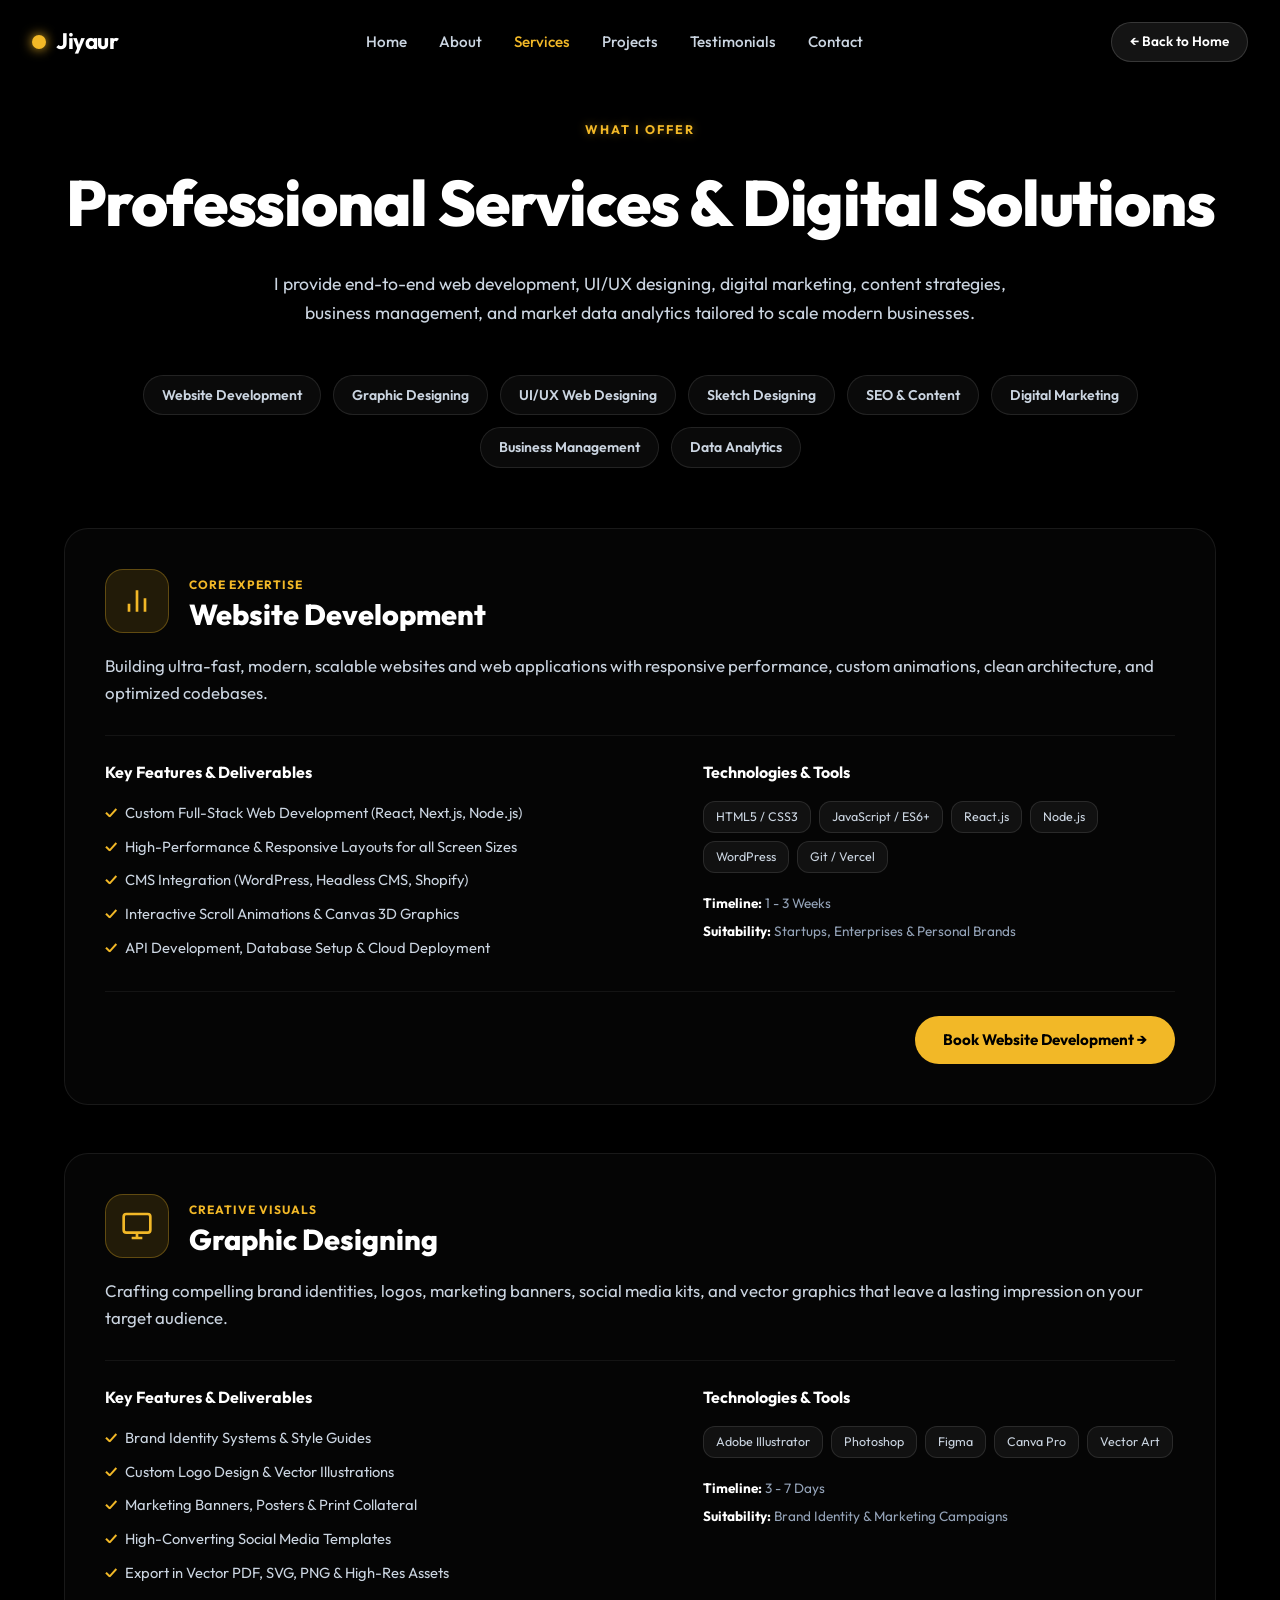
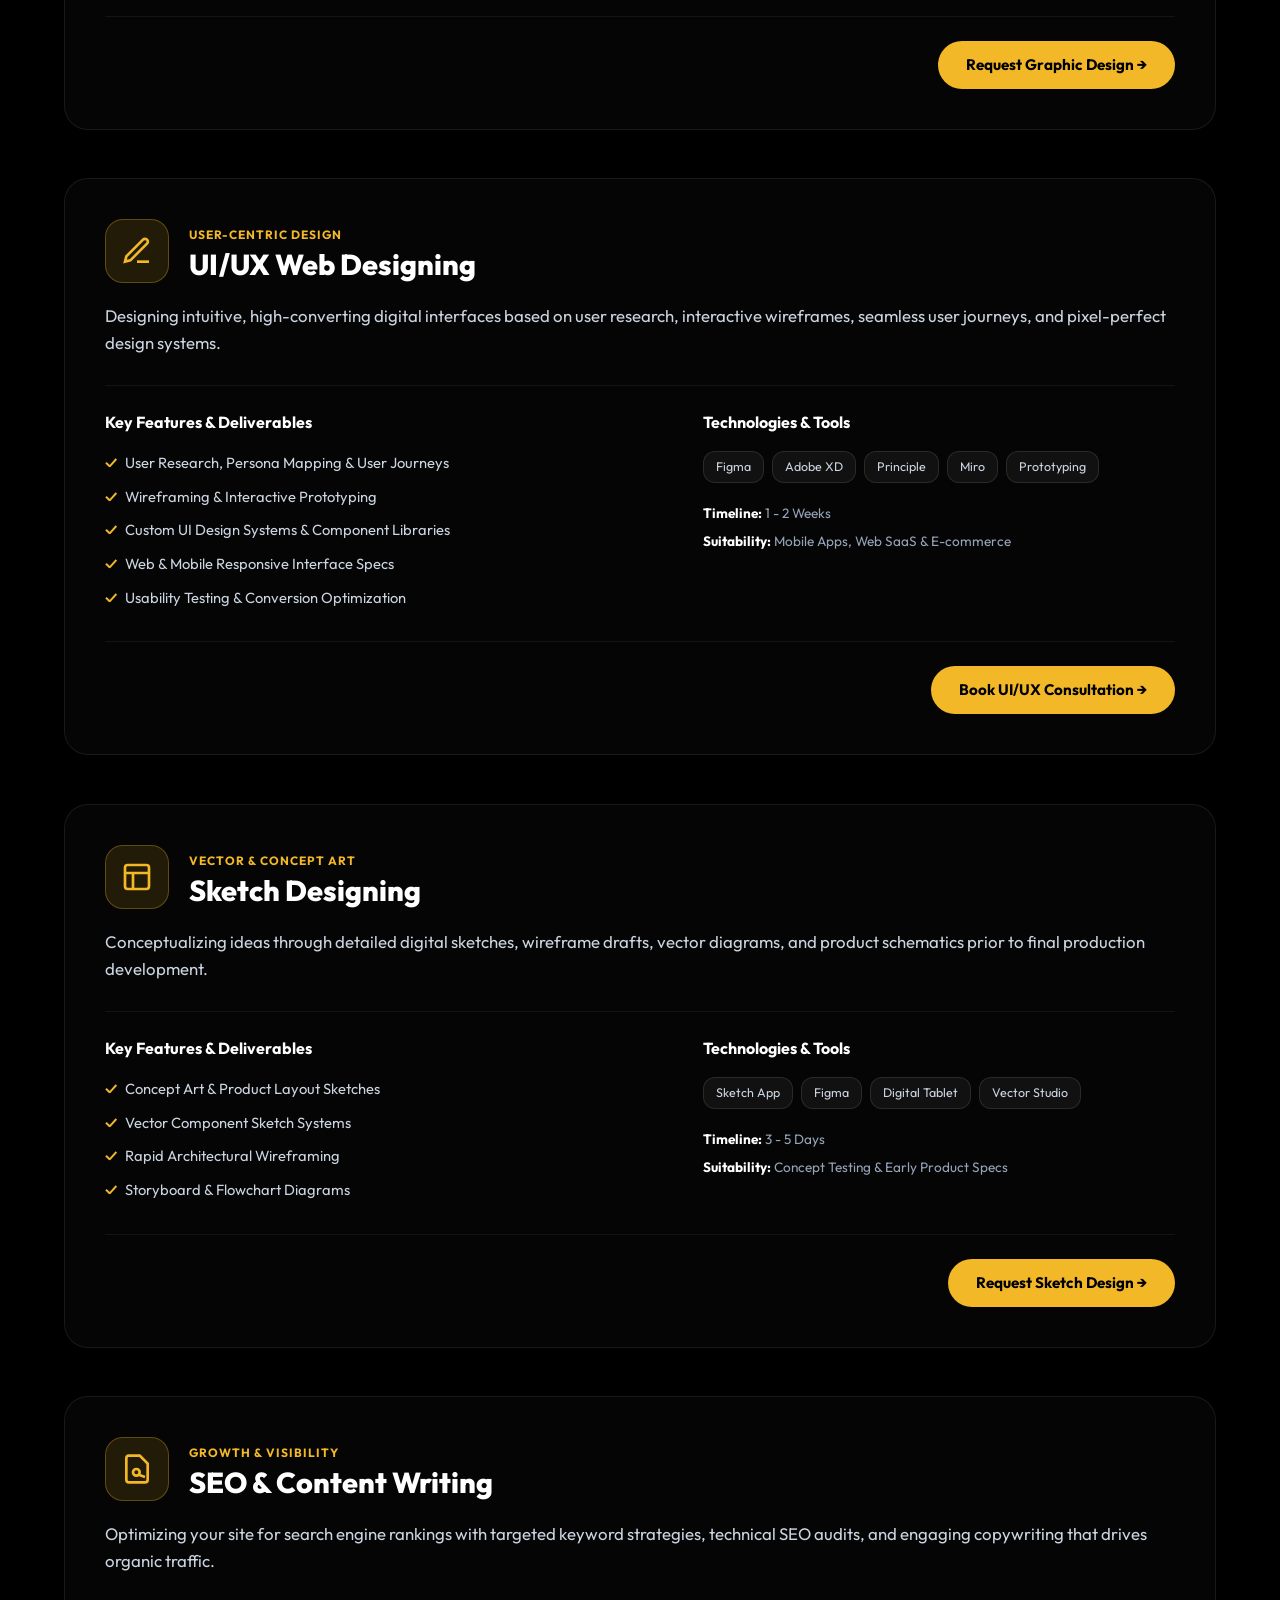
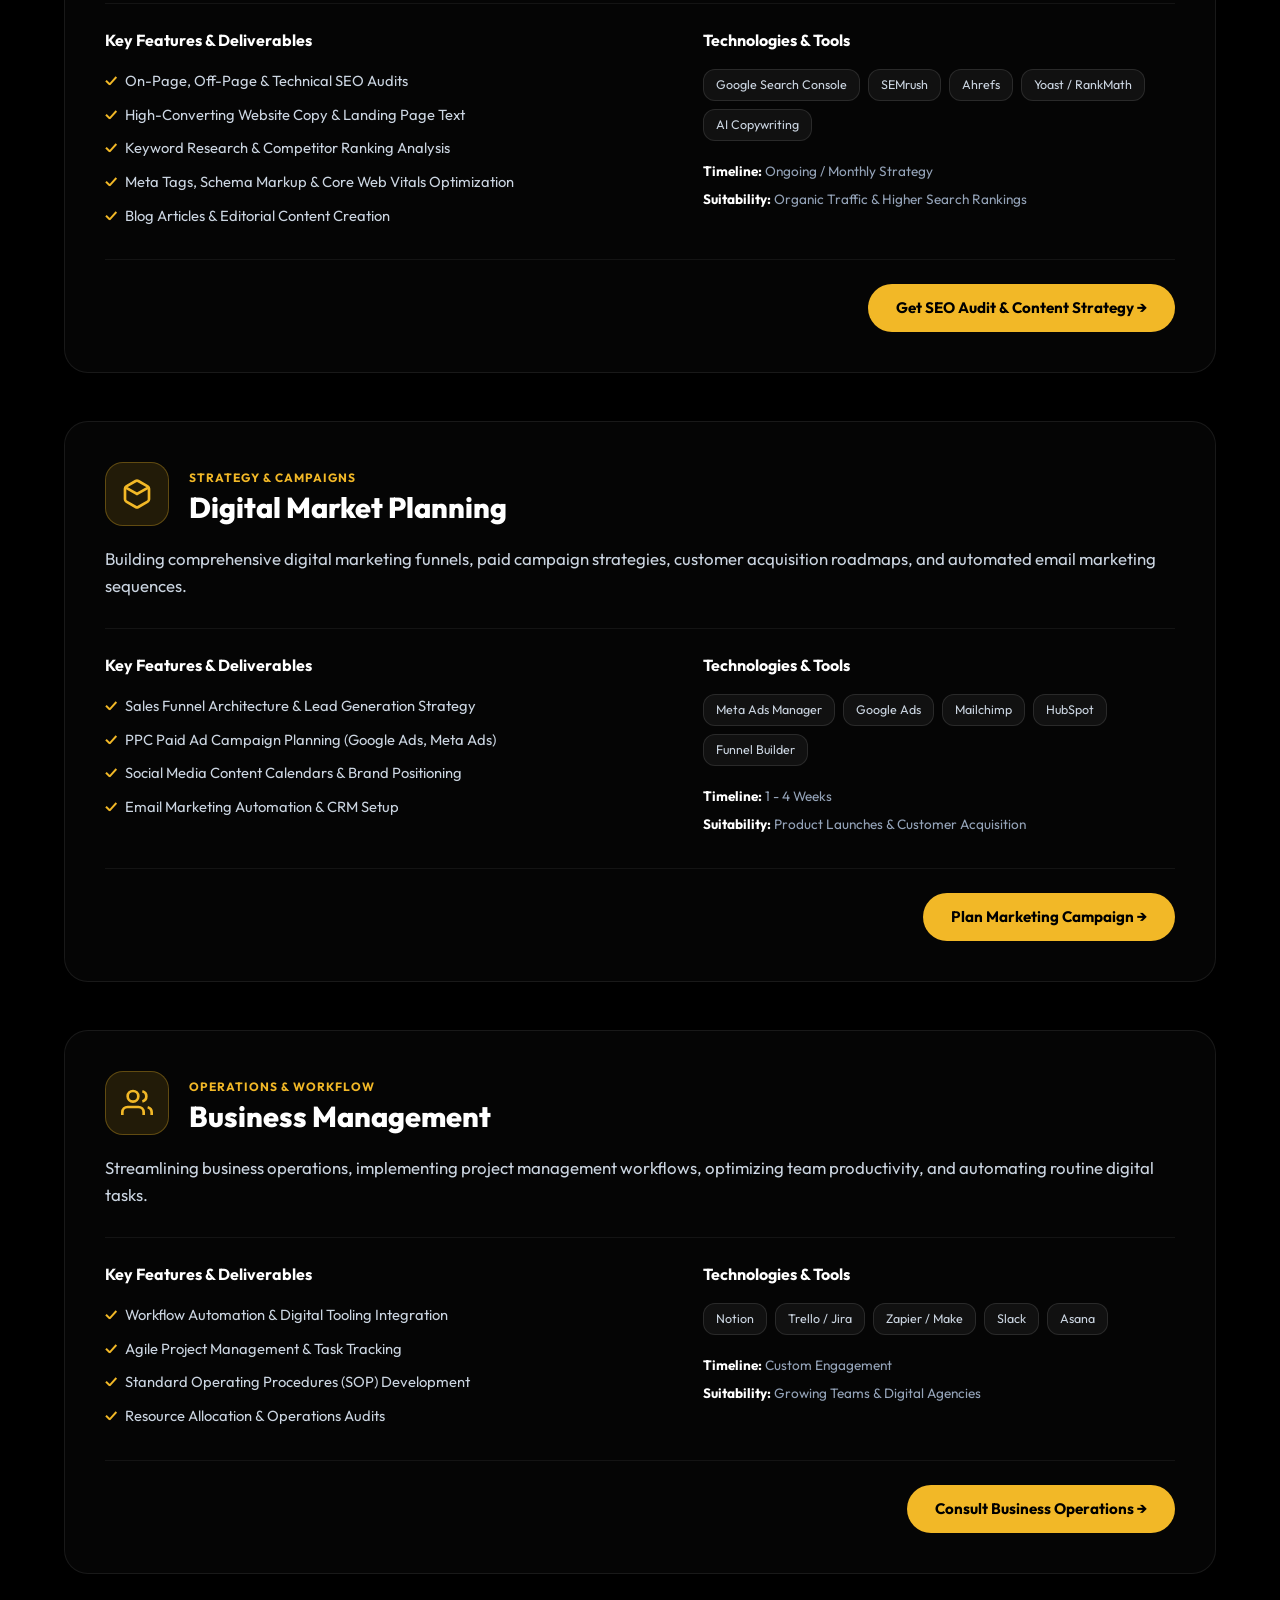
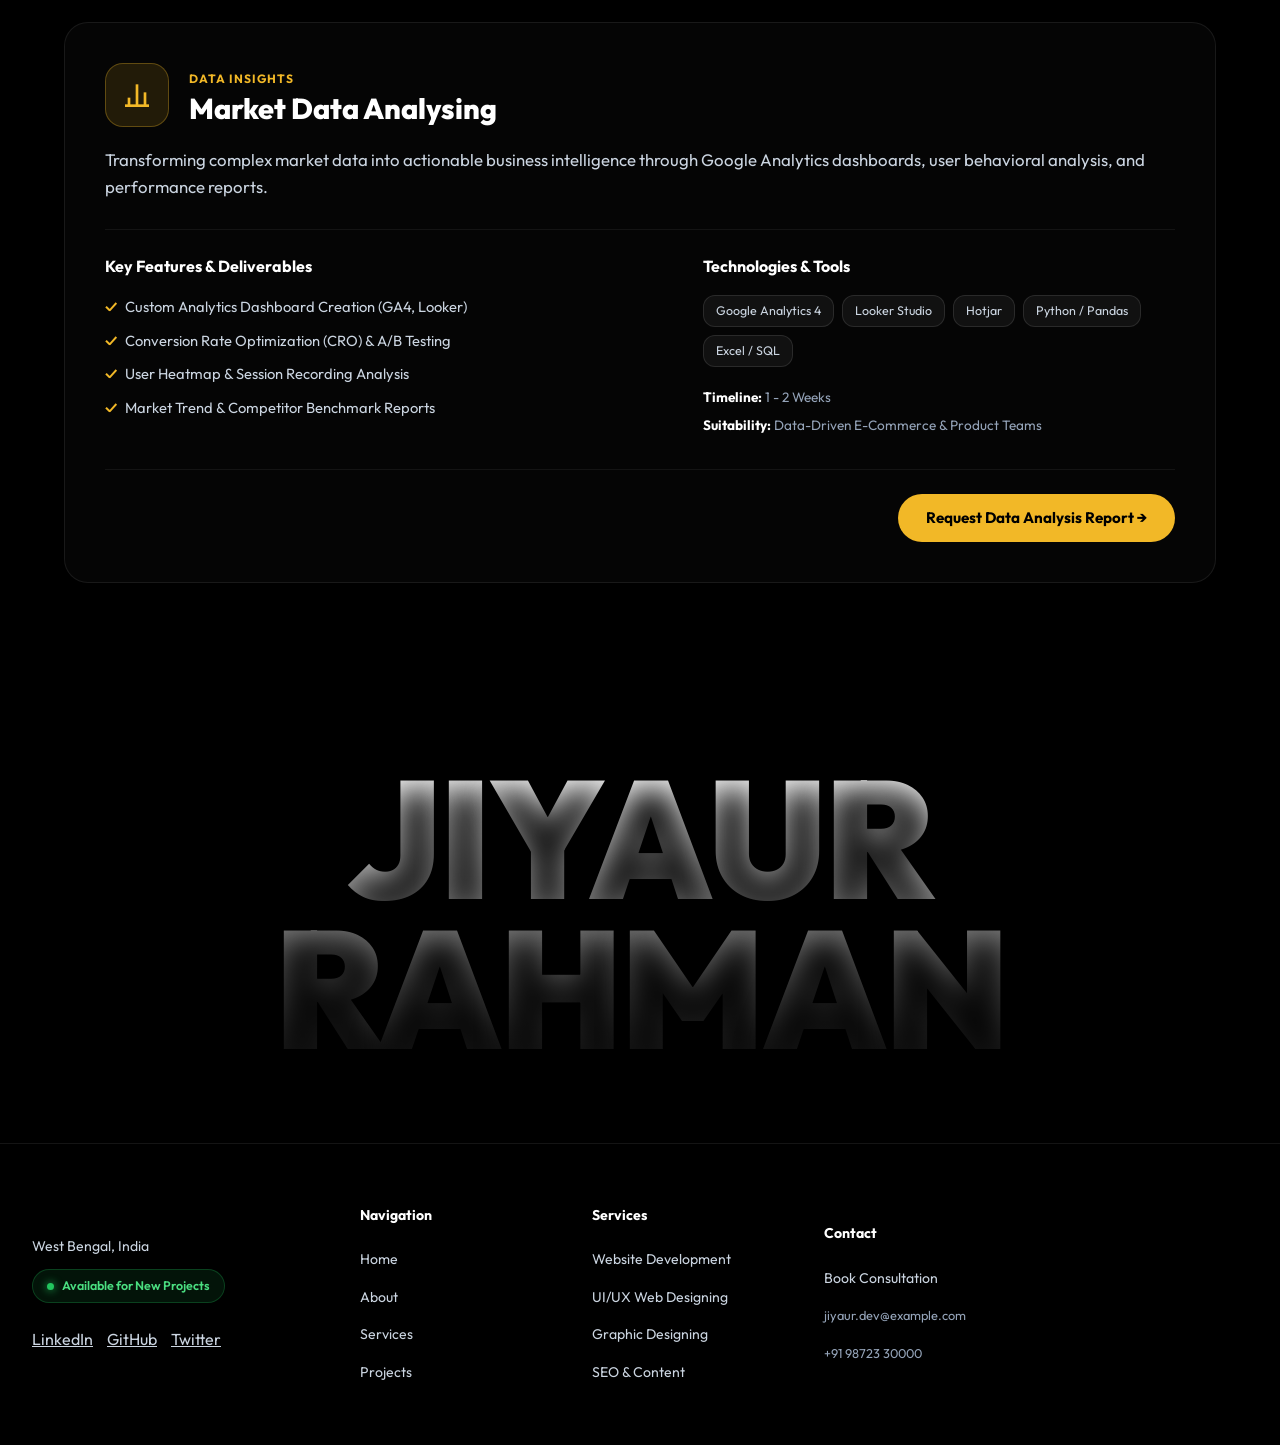
<file: services.html>
<!DOCTYPE html>
<html lang="en">
<head>
  <meta charset="UTF-8">
  <meta name="viewport" content="width=device-width, initial-scale=1.0">
  <title>Services — Jiyaur Rahman Portfolio</title>
  <meta name="description" content="Detailed services provided by Jiyaur Rahman: Website Development, UI/UX Design, SEO, Graphic Design, Business Management & Data Analysis.">
  
  <!-- Google Fonts: Outfit & Plus Jakarta Sans -->
  <link rel="preconnect" href="https://fonts.googleapis.com">
  <link rel="preconnect" href="https://fonts.gstatic.com" crossorigin>
  <link href="https://fonts.googleapis.com/css2?family=Plus+Jakarta+Sans:wght@300;400;500;600;700;800&family=Outfit:wght@400;500;600;700;800&display=swap" rel="stylesheet">
  
  <link rel="stylesheet" href="styles.css">
</head>
<body class="services-page-body">

  <!-- Navbar -->
  <header class="header nav-fixed">
    <div class="nav-container">
      <a href="index.html" class="logo">
        <span class="logo-icon"></span>
        <span class="logo-text">Jiyaur</span>
      </a>

      <nav class="nav-menu">
        <a href="index.html#home" class="nav-item">Home</a>
        <a href="index.html#about-section" class="nav-item">About</a>
        <a href="services.html" class="nav-item active">Services</a>
        <a href="index.html#featured-projects" class="nav-item">Projects</a>
        <a href="index.html#testimonials" class="nav-item">Testimonials</a>
        <a href="index.html#consultation-cta" class="nav-item">Contact</a>
      </nav>

      <div class="nav-actions">
        <a href="index.html" class="btn-secondary-sm">&larr; Back to Home</a>
        <button class="nav-toggle" id="navToggle" aria-label="Toggle navigation menu" aria-expanded="false">
          <span class="hamburger-bar"></span>
          <span class="hamburger-bar"></span>
          <span class="hamburger-bar"></span>
        </button>
      </div>
    </div>
    <div class="nav-backdrop" id="navBackdrop"></div>
  </header>

  <!-- Main Content -->
  <main class="services-main-container">
    
    <!-- Hero Banner -->
    <section class="services-hero">
      <div class="services-hero-content">
        <span class="section-tag">WHAT I OFFER</span>
        <h1 class="services-hero-title">Professional Services &amp; Digital Solutions</h1>
        <p class="services-hero-desc">
          I provide end-to-end web development, UI/UX designing, digital marketing, content strategies, business management, and market data analytics tailored to scale modern businesses.
        </p>
      </div>
    </section>

    <!-- Quick Navigation Links -->
    <div class="services-quick-nav">
      <a href="#web-dev" class="quick-nav-pill">Website Development</a>
      <a href="#graphic-design" class="quick-nav-pill">Graphic Designing</a>
      <a href="#uiux-design" class="quick-nav-pill">UI/UX Web Designing</a>
      <a href="#sketch-design" class="quick-nav-pill">Sketch Designing</a>
      <a href="#seo-content" class="quick-nav-pill">SEO &amp; Content</a>
      <a href="#digital-marketing" class="quick-nav-pill">Digital Marketing</a>
      <a href="#business-mgmt" class="quick-nav-pill">Business Management</a>
      <a href="#data-analysis" class="quick-nav-pill">Data Analytics</a>
    </div>

    <!-- Detailed Service Sections -->
    <div class="services-detail-list">

      <!-- 1. Website Development -->
      <section class="service-detail-card" id="web-dev">
        <div class="service-detail-header">
          <div class="service-detail-icon">
            <svg width="32" height="32" fill="none" stroke="currentColor" stroke-width="2" viewBox="0 0 24 24"><path d="M18 20V10M12 20V4M6 20v-6"/></svg>
          </div>
          <div>
            <span class="service-badge">Core Expertise</span>
            <h2 class="service-detail-title">Website Development</h2>
          </div>
        </div>
        
        <p class="service-detail-description">
          Building ultra-fast, modern, scalable websites and web applications with responsive performance, custom animations, clean architecture, and optimized codebases.
        </p>

        <div class="service-specs-grid">
          <div class="specs-block">
            <h4>Key Features &amp; Deliverables</h4>
            <ul>
              <li>Custom Full-Stack Web Development (React, Next.js, Node.js)</li>
              <li>High-Performance &amp; Responsive Layouts for all Screen Sizes</li>
              <li>CMS Integration (WordPress, Headless CMS, Shopify)</li>
              <li>Interactive Scroll Animations &amp; Canvas 3D Graphics</li>
              <li>API Development, Database Setup &amp; Cloud Deployment</li>
            </ul>
          </div>

          <div class="specs-block">
            <h4>Technologies &amp; Tools</h4>
            <div class="tech-tags">
              <span class="tech-tag">HTML5 / CSS3</span>
              <span class="tech-tag">JavaScript / ES6+</span>
              <span class="tech-tag">React.js</span>
              <span class="tech-tag">Node.js</span>
              <span class="tech-tag">WordPress</span>
              <span class="tech-tag">Git / Vercel</span>
            </div>

            <div class="meta-info-box">
              <span><strong>Timeline:</strong> 1 - 3 Weeks</span>
              <span><strong>Suitability:</strong> Startups, Enterprises &amp; Personal Brands</span>
            </div>
          </div>
        </div>

        <div class="service-card-footer">
          <a href="index.html#consultation-cta" class="service-action-btn">Book Website Development &rarr;</a>
        </div>
      </section>

      <!-- 2. Graphic Designing -->
      <section class="service-detail-card" id="graphic-design">
        <div class="service-detail-header">
          <div class="service-detail-icon">
            <svg width="32" height="32" fill="none" stroke="currentColor" stroke-width="2" viewBox="0 0 24 24"><rect x="2" y="3" width="20" height="14" rx="2"/><path d="M8 21h8M12 17v4"/></svg>
          </div>
          <div>
            <span class="service-badge">Creative Visuals</span>
            <h2 class="service-detail-title">Graphic Designing</h2>
          </div>
        </div>
        
        <p class="service-detail-description">
          Crafting compelling brand identities, logos, marketing banners, social media kits, and vector graphics that leave a lasting impression on your target audience.
        </p>

        <div class="service-specs-grid">
          <div class="specs-block">
            <h4>Key Features &amp; Deliverables</h4>
            <ul>
              <li>Brand Identity Systems &amp; Style Guides</li>
              <li>Custom Logo Design &amp; Vector Illustrations</li>
              <li>Marketing Banners, Posters &amp; Print Collateral</li>
              <li>High-Converting Social Media Templates</li>
              <li>Export in Vector PDF, SVG, PNG &amp; High-Res Assets</li>
            </ul>
          </div>

          <div class="specs-block">
            <h4>Technologies &amp; Tools</h4>
            <div class="tech-tags">
              <span class="tech-tag">Adobe Illustrator</span>
              <span class="tech-tag">Photoshop</span>
              <span class="tech-tag">Figma</span>
              <span class="tech-tag">Canva Pro</span>
              <span class="tech-tag">Vector Art</span>
            </div>

            <div class="meta-info-box">
              <span><strong>Timeline:</strong> 3 - 7 Days</span>
              <span><strong>Suitability:</strong> Brand Identity &amp; Marketing Campaigns</span>
            </div>
          </div>
        </div>

        <div class="service-card-footer">
          <a href="index.html#consultation-cta" class="service-action-btn">Request Graphic Design &rarr;</a>
        </div>
      </section>

      <!-- 3. UI/UX Web Designing -->
      <section class="service-detail-card" id="uiux-design">
        <div class="service-detail-header">
          <div class="service-detail-icon">
            <svg width="32" height="32" fill="none" stroke="currentColor" stroke-width="2" viewBox="0 0 24 24"><path d="M12 20h9"/><path d="M16.5 3.5a2.121 2.121 0 0 1 3 3L7 19l-4 1 1-4L16.5 3.5z"/></svg>
          </div>
          <div>
            <span class="service-badge">User-Centric Design</span>
            <h2 class="service-detail-title">UI/UX Web Designing</h2>
          </div>
        </div>
        
        <p class="service-detail-description">
          Designing intuitive, high-converting digital interfaces based on user research, interactive wireframes, seamless user journeys, and pixel-perfect design systems.
        </p>

        <div class="service-specs-grid">
          <div class="specs-block">
            <h4>Key Features &amp; Deliverables</h4>
            <ul>
              <li>User Research, Persona Mapping &amp; User Journeys</li>
              <li>Wireframing &amp; Interactive Prototyping</li>
              <li>Custom UI Design Systems &amp; Component Libraries</li>
              <li>Web &amp; Mobile Responsive Interface Specs</li>
              <li>Usability Testing &amp; Conversion Optimization</li>
            </ul>
          </div>

          <div class="specs-block">
            <h4>Technologies &amp; Tools</h4>
            <div class="tech-tags">
              <span class="tech-tag">Figma</span>
              <span class="tech-tag">Adobe XD</span>
              <span class="tech-tag">Principle</span>
              <span class="tech-tag">Miro</span>
              <span class="tech-tag">Prototyping</span>
            </div>

            <div class="meta-info-box">
              <span><strong>Timeline:</strong> 1 - 2 Weeks</span>
              <span><strong>Suitability:</strong> Mobile Apps, Web SaaS &amp; E-commerce</span>
            </div>
          </div>
        </div>

        <div class="service-card-footer">
          <a href="index.html#consultation-cta" class="service-action-btn">Book UI/UX Consultation &rarr;</a>
        </div>
      </section>

      <!-- 4. Sketch Designing -->
      <section class="service-detail-card" id="sketch-design">
        <div class="service-detail-header">
          <div class="service-detail-icon">
            <svg width="32" height="32" fill="none" stroke="currentColor" stroke-width="2" viewBox="0 0 24 24"><rect x="3" y="3" width="18" height="18" rx="2"/><path d="M3 9h18M9 21V9"/></svg>
          </div>
          <div>
            <span class="service-badge">Vector &amp; Concept Art</span>
            <h2 class="service-detail-title">Sketch Designing</h2>
          </div>
        </div>
        
        <p class="service-detail-description">
          Conceptualizing ideas through detailed digital sketches, wireframe drafts, vector diagrams, and product schematics prior to final production development.
        </p>

        <div class="service-specs-grid">
          <div class="specs-block">
            <h4>Key Features &amp; Deliverables</h4>
            <ul>
              <li>Concept Art &amp; Product Layout Sketches</li>
              <li>Vector Component Sketch Systems</li>
              <li>Rapid Architectural Wireframing</li>
              <li>Storyboard &amp; Flowchart Diagrams</li>
            </ul>
          </div>

          <div class="specs-block">
            <h4>Technologies &amp; Tools</h4>
            <div class="tech-tags">
              <span class="tech-tag">Sketch App</span>
              <span class="tech-tag">Figma</span>
              <span class="tech-tag">Digital Tablet</span>
              <span class="tech-tag">Vector Studio</span>
            </div>

            <div class="meta-info-box">
              <span><strong>Timeline:</strong> 3 - 5 Days</span>
              <span><strong>Suitability:</strong> Concept Testing &amp; Early Product Specs</span>
            </div>
          </div>
        </div>

        <div class="service-card-footer">
          <a href="index.html#consultation-cta" class="service-action-btn">Request Sketch Design &rarr;</a>
        </div>
      </section>

      <!-- 5. SEO & Content Writing -->
      <section class="service-detail-card" id="seo-content">
        <div class="service-detail-header">
          <div class="service-detail-icon">
            <svg width="32" height="32" fill="none" stroke="currentColor" stroke-width="2" viewBox="0 0 24 24"><path d="M14 2H6a2 2 0 0 0-2 2v16a2 2 0 0 0 2 2h12a2 2 0 0 0 2-2V8z"/><circle cx="11.5" cy="14.5" r="2.5"/><line x1="18" y1="18" x2="13.3" y2="16.3"/></svg>
          </div>
          <div>
            <span class="service-badge">Growth &amp; Visibility</span>
            <h2 class="service-detail-title">SEO &amp; Content Writing</h2>
          </div>
        </div>
        
        <p class="service-detail-description">
          Optimizing your site for search engine rankings with targeted keyword strategies, technical SEO audits, and engaging copywriting that drives organic traffic.
        </p>

        <div class="service-specs-grid">
          <div class="specs-block">
            <h4>Key Features &amp; Deliverables</h4>
            <ul>
              <li>On-Page, Off-Page &amp; Technical SEO Audits</li>
              <li>High-Converting Website Copy &amp; Landing Page Text</li>
              <li>Keyword Research &amp; Competitor Ranking Analysis</li>
              <li>Meta Tags, Schema Markup &amp; Core Web Vitals Optimization</li>
              <li>Blog Articles &amp; Editorial Content Creation</li>
            </ul>
          </div>

          <div class="specs-block">
            <h4>Technologies &amp; Tools</h4>
            <div class="tech-tags">
              <span class="tech-tag">Google Search Console</span>
              <span class="tech-tag">SEMrush</span>
              <span class="tech-tag">Ahrefs</span>
              <span class="tech-tag">Yoast / RankMath</span>
              <span class="tech-tag">AI Copywriting</span>
            </div>

            <div class="meta-info-box">
              <span><strong>Timeline:</strong> Ongoing / Monthly Strategy</span>
              <span><strong>Suitability:</strong> Organic Traffic &amp; Higher Search Rankings</span>
            </div>
          </div>
        </div>

        <div class="service-card-footer">
          <a href="index.html#consultation-cta" class="service-action-btn">Get SEO Audit &amp; Content Strategy &rarr;</a>
        </div>
      </section>

      <!-- 6. Digital Market Planning -->
      <section class="service-detail-card" id="digital-marketing">
        <div class="service-detail-header">
          <div class="service-detail-icon">
            <svg width="32" height="32" fill="none" stroke="currentColor" stroke-width="2" viewBox="0 0 24 24"><path d="M21 16V8a2 2 0 0 0-1-1.73l-7-4a2 2 0 0 0-2 0l-7 4A2 2 0 0 0 3 8v8a2 2 0 0 0 1 1.73l7 4a2 2 0 0 0 2 0l7-4A2 2 0 0 0 21 16z"/><polyline points="3.27 6.96 12 12.01 20.73 6.96"/></svg>
          </div>
          <div>
            <span class="service-badge">Strategy &amp; Campaigns</span>
            <h2 class="service-detail-title">Digital Market Planning</h2>
          </div>
        </div>
        
        <p class="service-detail-description">
          Building comprehensive digital marketing funnels, paid campaign strategies, customer acquisition roadmaps, and automated email marketing sequences.
        </p>

        <div class="service-specs-grid">
          <div class="specs-block">
            <h4>Key Features &amp; Deliverables</h4>
            <ul>
              <li>Sales Funnel Architecture &amp; Lead Generation Strategy</li>
              <li>PPC Paid Ad Campaign Planning (Google Ads, Meta Ads)</li>
              <li>Social Media Content Calendars &amp; Brand Positioning</li>
              <li>Email Marketing Automation &amp; CRM Setup</li>
            </ul>
          </div>

          <div class="specs-block">
            <h4>Technologies &amp; Tools</h4>
            <div class="tech-tags">
              <span class="tech-tag">Meta Ads Manager</span>
              <span class="tech-tag">Google Ads</span>
              <span class="tech-tag">Mailchimp</span>
              <span class="tech-tag">HubSpot</span>
              <span class="tech-tag">Funnel Builder</span>
            </div>

            <div class="meta-info-box">
              <span><strong>Timeline:</strong> 1 - 4 Weeks</span>
              <span><strong>Suitability:</strong> Product Launches &amp; Customer Acquisition</span>
            </div>
          </div>
        </div>

        <div class="service-card-footer">
          <a href="index.html#consultation-cta" class="service-action-btn">Plan Marketing Campaign &rarr;</a>
        </div>
      </section>

      <!-- 7. Business Management -->
      <section class="service-detail-card" id="business-mgmt">
        <div class="service-detail-header">
          <div class="service-detail-icon">
            <svg width="32" height="32" fill="none" stroke="currentColor" stroke-width="2" viewBox="0 0 24 24"><path d="M17 21v-2a4 4 0 0 0-4-4H5a4 4 0 0 0-4 4v2"/><circle cx="9" cy="7" r="4"/><path d="M23 21v-2a4 4 0 0 0-3-3.87"/><path d="M16 3.13a4 4 0 0 1 0 7.75"/></svg>
          </div>
          <div>
            <span class="service-badge">Operations &amp; Workflow</span>
            <h2 class="service-detail-title">Business Management</h2>
          </div>
        </div>
        
        <p class="service-detail-description">
          Streamlining business operations, implementing project management workflows, optimizing team productivity, and automating routine digital tasks.
        </p>

        <div class="service-specs-grid">
          <div class="specs-block">
            <h4>Key Features &amp; Deliverables</h4>
            <ul>
              <li>Workflow Automation &amp; Digital Tooling Integration</li>
              <li>Agile Project Management &amp; Task Tracking</li>
              <li>Standard Operating Procedures (SOP) Development</li>
              <li>Resource Allocation &amp; Operations Audits</li>
            </ul>
          </div>

          <div class="specs-block">
            <h4>Technologies &amp; Tools</h4>
            <div class="tech-tags">
              <span class="tech-tag">Notion</span>
              <span class="tech-tag">Trello / Jira</span>
              <span class="tech-tag">Zapier / Make</span>
              <span class="tech-tag">Slack</span>
              <span class="tech-tag">Asana</span>
            </div>

            <div class="meta-info-box">
              <span><strong>Timeline:</strong> Custom Engagement</span>
              <span><strong>Suitability:</strong> Growing Teams &amp; Digital Agencies</span>
            </div>
          </div>
        </div>

        <div class="service-card-footer">
          <a href="index.html#consultation-cta" class="service-action-btn">Consult Business Operations &rarr;</a>
        </div>
      </section>

      <!-- 8. Market Data Analysing -->
      <section class="service-detail-card" id="data-analysis">
        <div class="service-detail-header">
          <div class="service-detail-icon">
            <svg width="32" height="32" fill="none" stroke="currentColor" stroke-width="2" viewBox="0 0 24 24"><line x1="18" y1="20" x2="18" y2="10"/><line x1="12" y1="20" x2="12" y2="4"/><line x1="6" y1="20" x2="6" y2="14"/><path d="M3 20h18"/></svg>
          </div>
          <div>
            <span class="service-badge">Data Insights</span>
            <h2 class="service-detail-title">Market Data Analysing</h2>
          </div>
        </div>
        
        <p class="service-detail-description">
          Transforming complex market data into actionable business intelligence through Google Analytics dashboards, user behavioral analysis, and performance reports.
        </p>

        <div class="service-specs-grid">
          <div class="specs-block">
            <h4>Key Features &amp; Deliverables</h4>
            <ul>
              <li>Custom Analytics Dashboard Creation (GA4, Looker)</li>
              <li>Conversion Rate Optimization (CRO) &amp; A/B Testing</li>
              <li>User Heatmap &amp; Session Recording Analysis</li>
              <li>Market Trend &amp; Competitor Benchmark Reports</li>
            </ul>
          </div>

          <div class="specs-block">
            <h4>Technologies &amp; Tools</h4>
            <div class="tech-tags">
              <span class="tech-tag">Google Analytics 4</span>
              <span class="tech-tag">Looker Studio</span>
              <span class="tech-tag">Hotjar</span>
              <span class="tech-tag">Python / Pandas</span>
              <span class="tech-tag">Excel / SQL</span>
            </div>

            <div class="meta-info-box">
              <span><strong>Timeline:</strong> 1 - 2 Weeks</span>
              <span><strong>Suitability:</strong> Data-Driven E-Commerce &amp; Product Teams</span>
            </div>
          </div>
        </div>

        <div class="service-card-footer">
          <a href="index.html#consultation-cta" class="service-action-btn">Request Data Analysis Report &rarr;</a>
        </div>
      </section>

    </div>
  </main>

  <!-- Footer -->
  <footer class="resend-footer">
    <div class="footer-hero-brand">
      <h1 class="chrome-brand-text">JIYAUR RAHMAN</h1>
    </div>

    <div class="nav-container footer-columns-grid">
      <div class="footer-col col-brand-info">
        <p class="location-text">West Bengal, India</p>
        <div class="system-status-badge">
          <span class="status-green-dot"></span>
          <span>Available for New Projects</span>
        </div>
        <div class="footer-social-icons">
          <a href="#" aria-label="LinkedIn">LinkedIn</a>
          <a href="#" aria-label="GitHub">GitHub</a>
          <a href="#" aria-label="Twitter">Twitter</a>
        </div>
      </div>

      <div class="footer-col">
        <h4 class="col-heading">Navigation</h4>
        <ul class="col-links">
          <li><a href="index.html#home">Home</a></li>
          <li><a href="index.html#about-section">About</a></li>
          <li><a href="services.html">Services</a></li>
          <li><a href="index.html#featured-projects">Projects</a></li>
        </ul>
      </div>

      <div class="footer-col">
        <h4 class="col-heading">Services</h4>
        <ul class="col-links">
          <li><a href="services.html#web-dev">Website Development</a></li>
          <li><a href="services.html#uiux-design">UI/UX Web Designing</a></li>
          <li><a href="services.html#graphic-design">Graphic Designing</a></li>
          <li><a href="services.html#seo-content">SEO &amp; Content</a></li>
        </ul>
      </div>

      <div class="footer-col">
        <h4 class="col-heading">Contact</h4>
        <ul class="col-links">
          <li><a href="index.html#consultation-cta">Book Consultation</a></li>
          <li><span class="copy-li">jiyaur.dev@example.com</span></li>
          <li><span class="copy-li">+91 98723 30000</span></li>
        </ul>
      </div>
    </div>
  </footer>

  <script src="script.js"></script>
</body>
</html>
</file>
<file: styles.css>
/* ==========================================================================
   Jiyaur Rahman — Full-Stack Portfolio Theme
   - Fullscreen Canvas Cover Fit (Responsive for all screens up to 4K/Ultrawide)
   - Transparent Blur Layers on Services & Footer Sections
   - Smooth Scroll Reveal Animations for Sections
   - Primary Theme Color: #f2b827 (Vibrant Gold Accent)
   ========================================================================== */

:root {
  --bg-dark: #000000;
  --primary-color: #f2b827;
  /* Primary Theme Accent Color */
  --primary-hover: #ffc838;

  --text-white: #ffffff;
  --text-grey: #cbd5e1;
  --text-muted: #94a3b8;

  --font-primary: 'Outfit', 'Plus Jakarta Sans', -apple-system, BlinkMacSystemFont, sans-serif;
}

/* Reset */
*,
*::before,
*::after {
  margin: 0;
  padding: 0;
  box-sizing: border-box;
}

html {
  scroll-behavior: smooth;
  scroll-padding-top: 85px;
  background-color: var(--bg-dark);
  color: var(--text-white);
  font-family: var(--font-primary);
  width: 100%;
  overflow-x: hidden;
}

body {
  background-color: var(--bg-dark);
  color: var(--text-white);
  line-height: 1.5;
  overflow-x: hidden;
  width: 100%;
  position: relative;
}

body.menu-open {
  overflow: hidden;
}

img,
svg,
video {
  max-width: 100%;
  height: auto;
}

/* --------------------------------------------------------------------------
   Fixed Fullscreen Canvas (Cover Fit & Ultra-Responsive for all Screen Sizes)
   -------------------------------------------------------------------------- */
#heroCanvas {
  position: fixed;
  top: 0;
  left: 0;
  width: 100vw;
  height: 100vh;
  z-index: 0;
  pointer-events: none;
  background-color: var(--bg-dark);
  display: block;
  will-change: transform;
}

/* Content Overlay Layer */
.content-wrapper {
  position: relative;
  z-index: 10;
  width: 100%;
}

/* Preloader */
.loader-container {
  position: fixed;
  inset: 0;
  background-color: var(--bg-dark);
  z-index: 9999;
  display: flex;
  flex-direction: column;
  align-items: center;
  justify-content: center;
  gap: 16px;
  transition: opacity 0.5s ease, visibility 0.5s ease;
}

.loader-container.loaded {
  opacity: 0;
  visibility: hidden;
  pointer-events: none;
}

.loader-spinner {
  width: 40px;
  height: 40px;
  border: 3px solid rgba(242, 184, 39, 0.2);
  border-top-color: var(--primary-color);
  border-radius: 50%;
  animation: spin 0.8s linear infinite;
}

.loader-progress {
  color: var(--text-grey);
  font-size: 14px;
  font-weight: 600;
}

@keyframes spin {
  to {
    transform: rotate(360deg);
  }
}

/* --------------------------------------------------------------------------
   Scroll Reveal Animation System for Section Elements
   -------------------------------------------------------------------------- */
.reveal-section {
  opacity: 0;
  transform: translateY(40px) scale(0.98);
  transition: opacity 0.8s cubic-bezier(0.16, 1, 0.3, 1), transform 0.8s cubic-bezier(0.16, 1, 0.3, 1);
  will-change: opacity, transform;
}

.reveal-section.revealed {
  opacity: 1;
  transform: translateY(0) scale(1);
}

/* --------------------------------------------------------------------------
   Header Navigation
   -------------------------------------------------------------------------- */
.header {
  position: fixed;
  top: 0;
  left: 0;
  width: 100%;
  padding: 22px 0;
  z-index: 100;
  background: transparent;
  transition: all 0.3s cubic-bezier(0.16, 1, 0.3, 1);
}

.header.scrolled {
  padding: 14px 0;
  background: rgba(8, 8, 8, 0.88) !important;
  backdrop-filter: blur(16px) !important;
  -webkit-backdrop-filter: blur(16px) !important;
  border-bottom: 1px solid rgba(255, 255, 255, 0.08) !important;
}

.nav-container {
  max-width: 1300px;
  margin: 0 auto;
  padding: 0 32px;
  display: flex;
  align-items: center;
  justify-content: space-between;
}

.logo {
  display: flex;
  align-items: center;
  gap: 10px;
  text-decoration: none;
  z-index: 1002;
}

.logo-icon {
  width: 14px;
  height: 14px;
  background-color: var(--primary-color);
  box-shadow: 0 0 12px var(--primary-color);
  border-radius: 50%;
  flex-shrink: 0;
}

.logo-text {
  font-size: 1.4rem;
  font-weight: 700;
  color: var(--text-white);
  letter-spacing: -0.5px;
  text-shadow: 0 2px 10px rgba(0, 0, 0, 0.9);
}

.nav-menu {
  display: flex;
  align-items: center;
  gap: 32px;
}

.nav-item {
  color: var(--text-grey);
  text-decoration: none;
  font-size: 0.95rem;
  font-weight: 500;
  transition: color 0.3s ease;
  text-shadow: 0 2px 8px rgba(0, 0, 0, 0.9);
}

.nav-item:hover,
.nav-item.active {
  color: var(--primary-color);
}

.nav-actions {
  display: flex;
  align-items: center;
  gap: 18px;
  z-index: 1002;
}

.icon-link {
  color: var(--text-grey);
  transition: color 0.3s ease;
  display: inline-flex;
  align-items: center;
  justify-content: center;
  width: 32px;
  height: 32px;
  border-radius: 8px;
}

.icon-link:hover {
  color: var(--primary-color);
}

/* Mobile Hamburger Toggle Button */
.nav-toggle {
  display: none;
  width: 42px;
  height: 42px;
  padding: 10px 8px;
  background: rgba(255, 255, 255, 0.06);
  border: 1px solid rgba(255, 255, 255, 0.15);
  border-radius: 10px;
  cursor: pointer;
  flex-direction: column;
  justify-content: space-around;
  align-items: center;
  transition: all 0.3s ease;
  z-index: 1002;
}

.nav-toggle:hover {
  background: rgba(242, 184, 39, 0.15);
  border-color: var(--primary-color);
}

.hamburger-bar {
  display: block;
  width: 22px;
  height: 2px;
  background-color: var(--text-white);
  border-radius: 2px;
  transition: transform 0.3s cubic-bezier(0.16, 1, 0.3, 1), opacity 0.3s ease, background-color 0.3s ease;
  transform-origin: center;
}

.nav-toggle.active .hamburger-bar:nth-child(1) {
  transform: translateY(7px) rotate(45deg);
  background-color: var(--primary-color);
}

.nav-toggle.active .hamburger-bar:nth-child(2) {
  opacity: 0;
  transform: scaleX(0);
}

.nav-toggle.active .hamburger-bar:nth-child(3) {
  transform: translateY(-7px) rotate(-45deg);
  background-color: var(--primary-color);
}

/* Backdrop Overlay for Mobile Nav */
.nav-backdrop {
  position: fixed;
  inset: 0;
  background: rgba(0, 0, 0, 0.75);
  backdrop-filter: blur(6px);
  -webkit-backdrop-filter: blur(6px);
  z-index: 998;
  opacity: 0;
  visibility: hidden;
  pointer-events: none;
  transition: opacity 0.35s ease, visibility 0.35s ease;
}

.nav-backdrop.active {
  opacity: 1;
  visibility: visible;
  pointer-events: auto;
}

/* --------------------------------------------------------------------------
   Hero Section
   -------------------------------------------------------------------------- */
.hero-section {
  padding: 110px 0 40px;
  min-height: 80vh;
  display: flex;
  align-items: center;
}

.hero-container {
  max-width: 1300px;
  margin: 0 auto;
  padding: 0 32px;
  display: grid;
  grid-template-columns: 1.2fr 0.8fr 1fr;
  align-items: center;
  gap: 32px;
  width: 100%;
}

.hero-left {
  max-width: 480px;
}

.hero-greeting {
  font-size: 2.2rem;
  font-weight: 300;
  color: var(--text-grey);
  display: block;
  margin-bottom: 4px;
  text-shadow: 0 2px 10px rgba(0, 0, 0, 0.9);
}

.hero-title {
  font-size: clamp(3rem, 5.5vw, 4.5rem);
  font-weight: 800;
  line-height: 1.05;
  letter-spacing: -1.5px;
  color: var(--text-white);
  position: relative;
  margin-bottom: 24px;
  text-shadow: 0 4px 16px rgba(0, 0, 0, 0.95);
}

.title-underline {
  display: block;
  width: 110px;
  height: 5px;
  background-color: var(--primary-color);
  border-radius: 4px;
  margin-top: 14px;
  box-shadow: 0 0 12px rgba(242, 184, 39, 0.5);
}

.hero-bio {
  color: var(--text-grey);
  font-size: 1rem;
  line-height: 1.65;
  text-shadow: 0 2px 10px rgba(0, 0, 0, 0.9);
}

.hero-center-space {
  height: 100%;
  min-height: 400px;
}

.hero-right {
  max-width: 400px;
  display: flex;
  flex-direction: column;
  gap: 16px;
}

.section-label {
  font-size: 0.85rem;
  color: var(--text-grey);
  text-transform: lowercase;
  text-shadow: 0 2px 8px rgba(0, 0, 0, 0.9);
}

.services-headline {
  font-size: 1.35rem;
  font-weight: 600;
  line-height: 1.4;
  color: var(--text-white);
  text-shadow: 0 2px 12px rgba(0, 0, 0, 0.95);
}

.show-more-link {
  display: inline-flex;
  align-items: center;
  gap: 8px;
  color: var(--primary-color);
  text-decoration: none;
  font-size: 0.95rem;
  font-weight: 600;
  margin-top: 4px;
  margin-bottom: 24px;
  transition: gap 0.3s ease;
  text-shadow: 0 2px 10px rgba(0, 0, 0, 0.9);
}

.show-more-link:hover {
  gap: 12px;
  color: var(--primary-hover);
}

.social-row {
  display: flex;
  align-items: center;
  gap: 14px;
}

.social-circle {
  width: 38px;
  height: 38px;
  border-radius: 50%;
  background: rgba(255, 255, 255, 0.08);
  border: 1px solid rgba(255, 255, 255, 0.15);
  color: var(--primary-color);
  display: flex;
  align-items: center;
  justify-content: center;
  font-size: 0.9rem;
  font-weight: 600;
  text-decoration: none;
  transition: all 0.3s ease;
}

.social-circle:hover {
  background: var(--primary-color);
  color: #000000;
  transform: translateY(-3px);
}

/* Brand Logos Section */
.brands-section {
  padding: 20px 0 50px;
}

.brands-container {
  max-width: 1240px;
  margin: 0 auto;
  padding: 24px 0;
  display: flex;
  align-items: center;
  justify-content: space-around;
}

.brand-item {
  display: flex;
  align-items: center;
  gap: 12px;
  color: var(--text-white);
  font-size: 1.1rem;
  font-weight: 700;
  text-shadow: 0 2px 10px rgba(0, 0, 0, 0.9);
}

/* Section Containers */
.section-container {
  max-width: 1300px;
  margin: 0 auto 60px;
  padding: 0 32px;
}

.section-heading-large {
  font-size: clamp(2.4rem, 4vw, 3.5rem);
  font-weight: 800;
  color: var(--text-white);
  text-align: center;
  margin-bottom: 24px;
  text-shadow: 0 4px 16px rgba(0, 0, 0, 0.95);
}

.grid-2col {
  display: grid;
  grid-template-columns: 1fr 1.15fr;
  gap: 40px;
}

/* About Me Box */
.card-padding {
  padding: 16px 0;
}

.card-title-row {
  display: flex;
  align-items: center;
  gap: 14px;
  margin-bottom: 24px;
}

.cyan-icon {
  width: 42px;
  height: 42px;
  border-radius: 12px;
  background: rgba(242, 184, 39, 0.12);
  border: 1px solid rgba(242, 184, 39, 0.3);
  color: var(--primary-color);
  display: flex;
  align-items: center;
  justify-content: center;
  flex-shrink: 0;
}

.card-heading {
  font-size: 1.5rem;
  font-weight: 700;
  color: var(--text-white);
  text-shadow: 0 2px 12px rgba(0, 0, 0, 0.9);
}

.about-text {
  color: var(--text-grey);
  font-size: 0.98rem;
  line-height: 1.65;
  margin-bottom: 28px;
  text-shadow: 0 2px 8px rgba(0, 0, 0, 0.9);
}

.meta-grid {
  display: grid;
  grid-template-columns: 1fr 1fr;
  gap: 20px 16px;
  margin-bottom: 32px;
}

.meta-box {
  display: flex;
  align-items: center;
  gap: 12px;
}

.meta-icon {
  width: 36px;
  height: 36px;
  border-radius: 10px;
  background: rgba(255, 255, 255, 0.06);
  border: 1px solid rgba(255, 255, 255, 0.1);
  color: var(--primary-color);
  display: flex;
  align-items: center;
  justify-content: center;
  flex-shrink: 0;
}

.meta-label {
  display: block;
  font-size: 0.75rem;
  color: var(--text-muted);
  margin-bottom: 2px;
}

.meta-val {
  font-size: 0.88rem;
  font-weight: 600;
  color: var(--text-white);
}

.badge-open {
  color: #38ef7d;
  display: flex;
  align-items: center;
  gap: 6px;
}

.green-dot {
  width: 7px;
  height: 7px;
  background-color: #38ef7d;
  border-radius: 50%;
  box-shadow: 0 0 8px #38ef7d;
}

.btn-more {
  display: inline-flex;
  align-items: center;
  gap: 10px;
  padding: 12px 24px;
  border-radius: 100px;
  background: rgba(242, 184, 39, 0.12);
  border: 1px solid var(--primary-color);
  color: var(--primary-color);
  font-size: 0.88rem;
  font-weight: 600;
  text-decoration: none;
  transition: all 0.3s ease;
}

.btn-more:hover {
  background: var(--primary-color);
  color: #000000;
  box-shadow: 0 0 20px rgba(242, 184, 39, 0.4);
}

/* My Expertise */
.skills-wrapper {
  display: flex;
  flex-direction: column;
  gap: 22px;
}

.skill-info {
  display: flex;
  justify-content: space-between;
  font-size: 0.92rem;
  font-weight: 600;
  color: var(--text-white);
  margin-bottom: 8px;
  text-shadow: 0 2px 8px rgba(0, 0, 0, 0.9);
}

.skill-pct {
  color: var(--primary-color);
}

.progress-bar-bg {
  width: 100%;
  height: 6px;
  background: rgba(255, 255, 255, 0.12);
  border-radius: 10px;
  overflow: hidden;
}

.progress-fill {
  height: 100%;
  background: linear-gradient(90deg, var(--primary-color), var(--primary-hover));
  border-radius: 10px;
  box-shadow: 0 0 10px rgba(242, 184, 39, 0.5);
}

/* --------------------------------------------------------------------------
   TRANSPARENT BLUR LAYER SPECIFICALLY FOR SERVICES SECTION
   -------------------------------------------------------------------------- */
#all-services {
  background: transparent !important;
  backdrop-filter: none !important;
  -webkit-backdrop-filter: none !important;
  border: none !important;
  padding: 48px 0 !important;
  box-shadow: none !important;
  margin-bottom: 60px;
}

.services-grid-8 {
  display: grid;
  grid-template-columns: repeat(4, 1fr);
  gap: 20px;
  margin-top: 32px;
}

.service-grid-card {
  padding: 28px 20px;
  border-radius: 16px;
  background: rgba(255, 255, 255, 0.03);
  border: 1px solid rgba(255, 255, 255, 0.06);
  text-align: center;
  display: flex;
  flex-direction: column;
  align-items: center;
  justify-content: center;
  gap: 16px;
  transition: all 0.3s ease;
}

.service-grid-card:hover {
  transform: translateY(-6px);
  background: rgba(242, 184, 39, 0.08);
  border-color: var(--primary-color);
  box-shadow: 0 10px 25px rgba(242, 184, 39, 0.15);
}

.service-icon-box {
  color: var(--primary-color);
  display: flex;
  align-items: center;
  justify-content: center;
  width: 56px;
  height: 56px;
  border-radius: 14px;
  background: rgba(242, 184, 39, 0.12);
  border: 1px solid rgba(242, 184, 39, 0.25);
}

.service-card-title {
  font-size: 1.05rem;
  font-weight: 700;
  color: var(--text-white);
  line-height: 1.3;
  text-shadow: 0 2px 8px rgba(0, 0, 0, 0.9);
}

/* Free Consultation Banner */
.cta-banner-box {
  background: linear-gradient(135deg, #ff5722 0%, #f2b827 100%);
  border-radius: 20px;
  padding: 32px 40px;
  display: flex;
  align-items: center;
  justify-content: space-between;
  gap: 32px;
  color: #ffffff;
  box-shadow: 0 14px 40px rgba(242, 184, 39, 0.3);
}

.cta-left {
  display: flex;
  align-items: center;
  gap: 16px;
}

.cta-phone-icon {
  width: 48px;
  height: 48px;
  border-radius: 50%;
  background: rgba(255, 255, 255, 0.2);
  display: flex;
  align-items: center;
  justify-content: center;
  flex-shrink: 0;
}

.cta-tag {
  font-size: 0.75rem;
  font-weight: 700;
  letter-spacing: 1.5px;
  display: block;
  opacity: 0.9;
}

.cta-phone-num {
  font-size: 1.5rem;
  font-weight: 800;
  display: block;
}

.cta-center {
  max-width: 440px;
}

.cta-center p {
  font-size: 0.92rem;
  line-height: 1.5;
  opacity: 0.95;
}

.btn-appointment {
  padding: 14px 28px;
  border-radius: 100px;
  background: #ffffff;
  color: #000000;
  font-weight: 700;
  font-size: 0.88rem;
  text-decoration: none;
  display: inline-block;
  white-space: nowrap;
  transition: all 0.3s ease;
}

.btn-appointment:hover {
  transform: scale(1.05);
  box-shadow: 0 8px 24px rgba(0, 0, 0, 0.3);
}

/* Featured Projects */
.section-header-flex {
  display: flex;
  align-items: flex-end;
  justify-content: space-between;
  margin-bottom: 32px;
}

.section-header-simple {
  margin-bottom: 32px;
}

.section-tag {
  font-size: 0.78rem;
  font-weight: 700;
  letter-spacing: 2px;
  color: var(--primary-color);
  display: block;
  margin-bottom: 6px;
  text-shadow: 0 0 10px rgba(242, 184, 39, 0.4);
}

.section-heading {
  font-size: clamp(2rem, 3.5vw, 2.8rem);
  font-weight: 800;
  letter-spacing: -0.5px;
  color: var(--text-white);
  text-shadow: 0 4px 16px rgba(0, 0, 0, 0.95);
}

.highlight-text {
  color: var(--primary-color);
}

.filter-tabs {
  display: flex;
  align-items: center;
  gap: 8px;
  background: rgba(255, 255, 255, 0.05);
  padding: 5px;
  border-radius: 100px;
  border: 1px solid rgba(255, 255, 255, 0.1);
}

.filter-tab {
  padding: 8px 18px;
  border-radius: 100px;
  border: none;
  background: transparent;
  color: var(--text-grey);
  font-size: 0.85rem;
  font-weight: 600;
  cursor: pointer;
  transition: all 0.3s ease;
}

.filter-tab:hover {
  color: var(--text-white);
}

.filter-tab.active {
  background: var(--primary-color);
  color: #000000;
  box-shadow: 0 0 16px rgba(242, 184, 39, 0.5);
}

.featured-grid {
  display: grid;
  grid-template-columns: repeat(4, 1fr);
  gap: 20px;
  margin-bottom: 36px;
}

.featured-card {
  border-radius: 16px;
  overflow: hidden;
  transition: all 0.3s ease;
}

.featured-card:hover {
  transform: translateY(-6px);
}

.featured-thumb {
  height: 180px;
  position: relative;
  background-size: cover;
  background-position: center;
  border-radius: 14px;
}

.thumb-nexora {
  background-image: linear-gradient(180deg, rgba(0, 0, 0, 0.1) 0%, rgba(0, 0, 0, 0.85) 100%), url('https://images.unsplash.com/photo-1551288049-bebda4e38f71?auto=format&fit=crop&w=800&q=80');
}

.thumb-crypto {
  background-image: linear-gradient(180deg, rgba(0, 0, 0, 0.1) 0%, rgba(0, 0, 0, 0.85) 100%), url('https://images.unsplash.com/photo-1618005182384-a83a8bd57fbe?auto=format&fit=crop&w=800&q=80');
}

.thumb-smarthome {
  background-image: linear-gradient(180deg, rgba(0, 0, 0, 0.1) 0%, rgba(0, 0, 0, 0.85) 100%), url('https://images.unsplash.com/photo-1512941937669-90a1b58e7e9c?auto=format&fit=crop&w=800&q=80');
}

.thumb-photon {
  background-image: linear-gradient(180deg, rgba(0, 0, 0, 0.1) 0%, rgba(0, 0, 0, 0.85) 100%), url('https://images.unsplash.com/photo-1600585154340-be6161a56a0c?auto=format&fit=crop&w=800&q=80');
}

.featured-info {
  padding: 14px 4px;
  display: flex;
  align-items: center;
  justify-content: space-between;
}

.featured-title {
  font-size: 1.1rem;
  font-weight: 700;
  color: var(--text-white);
  margin-bottom: 2px;
  text-shadow: 0 2px 8px rgba(0, 0, 0, 0.9);
}

.featured-category {
  font-size: 0.8rem;
  color: var(--text-muted);
}

.featured-arrow-btn {
  width: 34px;
  height: 34px;
  border-radius: 50%;
  background: rgba(242, 184, 39, 0.12);
  color: var(--primary-color);
  display: flex;
  align-items: center;
  justify-content: center;
  text-decoration: none;
  transition: all 0.3s ease;
}

.featured-card:hover .featured-arrow-btn {
  background: var(--primary-color);
  color: #000000;
}

.center-btn-row {
  display: flex;
  justify-content: center;
  margin-top: 10px;
}

.btn-outline-pill {
  display: inline-flex;
  align-items: center;
  gap: 10px;
  padding: 12px 30px;
  border-radius: 100px;
  border: 1px solid rgba(242, 184, 39, 0.4);
  background: rgba(242, 184, 39, 0.08);
  color: var(--primary-color);
  font-size: 0.9rem;
  font-weight: 600;
  text-decoration: none;
  transition: all 0.3s ease;
}

.btn-outline-pill:hover {
  background: var(--primary-color);
  color: #000000;
  box-shadow: 0 0 20px rgba(242, 184, 39, 0.4);
}

/* Testimonials */
.testimonials-grid {
  display: grid;
  grid-template-columns: repeat(3, 1fr);
  gap: 24px;
  margin-bottom: 24px;
}

.testimonial-card {
  padding: 24px 0;
  display: flex;
  flex-direction: column;
  justify-content: space-between;
  transition: all 0.3s ease;
}

.testimonial-card:hover {
  transform: translateY(-4px);
}

.quote-icon {
  font-size: 3rem;
  line-height: 1;
  color: var(--primary-color);
  opacity: 0.8;
  margin-bottom: 12px;
  font-family: serif;
}

.testimonial-quote {
  font-size: 0.92rem;
  color: var(--text-grey);
  line-height: 1.6;
  margin-bottom: 24px;
  text-shadow: 0 2px 8px rgba(0, 0, 0, 0.9);
}

.testimonial-footer {
  display: flex;
  align-items: center;
  justify-content: space-between;
  border-top: 1px solid rgba(255, 255, 255, 0.1);
  padding-top: 16px;
}

.client-profile {
  display: flex;
  align-items: center;
  gap: 12px;
}

.client-avatar {
  width: 44px;
  height: 44px;
  border-radius: 50%;
  object-fit: cover;
  border: 2px solid var(--primary-color);
}

.client-name {
  font-size: 0.95rem;
  font-weight: 700;
  color: var(--text-white);
  margin-bottom: 2px;
  text-shadow: 0 2px 8px rgba(0, 0, 0, 0.9);
}

.client-role {
  font-size: 0.78rem;
  color: var(--text-muted);
}

.star-rating {
  color: #f59e0b;
  font-size: 0.85rem;
  letter-spacing: 2px;
}

.testimonial-controls {
  display: flex;
  align-items: center;
  justify-content: space-between;
  padding-top: 8px;
}

.dots-pagination {
  display: flex;
  align-items: center;
  gap: 8px;
}

.dot {
  width: 8px;
  height: 8px;
  border-radius: 50%;
  background: rgba(255, 255, 255, 0.2);
  transition: all 0.3s ease;
  cursor: pointer;
}

.dot.active {
  width: 24px;
  border-radius: 10px;
  background: var(--primary-color);
}

.arrow-nav {
  display: flex;
  align-items: center;
  gap: 10px;
}

.nav-arrow-btn {
  width: 38px;
  height: 38px;
  border-radius: 50%;
  background: rgba(255, 255, 255, 0.08);
  border: 1px solid rgba(255, 255, 255, 0.15);
  color: var(--text-white);
  display: inline-flex;
  align-items: center;
  justify-content: center;
  cursor: pointer;
  transition: all 0.3s ease;
}

.nav-arrow-btn:hover {
  background: var(--primary-color);
  color: #000000;
  border-color: var(--primary-color);
}

/* Timeline */
.title-space {
  margin-bottom: 36px;
}

.timeline-track {
  display: grid;
  grid-template-columns: repeat(6, 1fr);
  gap: 16px;
  position: relative;
}

.timeline-track::before {
  content: '';
  position: absolute;
  top: 32px;
  left: 30px;
  right: 30px;
  height: 2px;
  background: linear-gradient(90deg, rgba(242, 184, 39, 0.2) 0%, rgba(242, 184, 39, 0.8) 50%, rgba(242, 184, 39, 0.2) 100%);
  z-index: 1;
}

.timeline-step {
  display: flex;
  flex-direction: column;
  align-items: center;
  text-align: center;
  position: relative;
  z-index: 2;
}

.step-icon-circle {
  width: 64px;
  height: 64px;
  border-radius: 50%;
  background: var(--bg-dark);
  border: 2px solid var(--primary-color);
  color: var(--primary-color);
  display: flex;
  align-items: center;
  justify-content: center;
  margin-bottom: 12px;
  box-shadow: 0 0 15px rgba(242, 184, 39, 0.2);
  transition: all 0.3s ease;
}

.timeline-step:hover .step-icon-circle {
  background: var(--primary-color);
  color: #000000;
  box-shadow: 0 0 25px rgba(242, 184, 39, 0.6);
  transform: scale(1.08);
}

.step-num {
  font-size: 0.8rem;
  font-weight: 700;
  color: var(--text-muted);
  margin-bottom: 4px;
}

.step-name {
  font-size: 1.05rem;
  font-weight: 700;
  color: var(--text-white);
  margin-bottom: 8px;
  text-shadow: 0 2px 8px rgba(0, 0, 0, 0.9);
}

.step-desc {
  font-size: 0.8rem;
  color: var(--text-grey);
  line-height: 1.4;
}

/* --------------------------------------------------------------------------
   TRANSPARENT BLUR LAYER SPECIFICALLY FOR FOOTER SECTION
   -------------------------------------------------------------------------- */
.resend-footer {
  padding: 100px 0 60px;
  margin-top: 80px;
  position: relative;
  z-index: 10;
  background: transparent !important;
  backdrop-filter: none !important;
  -webkit-backdrop-filter: none !important;
  border-top: none !important;
  box-shadow: none !important;
}

.footer-hero-brand {
  width: 100%;
  text-align: center;
  margin-bottom: 80px;
  overflow: hidden;
}

.chrome-brand-text {
  font-size: clamp(3.5rem, 13vw, 15rem);
  font-weight: 900;
  letter-spacing: -3px;
  line-height: 0.9;
  text-transform: uppercase;
  user-select: none;
  background: linear-gradient(180deg, #ffffff 0%, #777777 55%, #151515 100%);
  -webkit-background-clip: text;
  -webkit-text-fill-color: transparent;
  text-shadow: 0 10px 30px rgba(0, 0, 0, 0.9);
}

.footer-columns-grid {
  display: grid;
  grid-template-columns: 1.5fr repeat(4, 1fr);
  gap: 40px;
  border-top: 1px solid rgba(255, 255, 255, 0.08);
  padding-top: 60px;
}

.footer-col {
  display: flex;
  flex-direction: column;
}

.location-text {
  font-size: 0.88rem;
  color: var(--text-grey);
  margin-bottom: 12px;
}

.system-status-badge {
  display: inline-flex;
  align-items: center;
  gap: 8px;
  padding: 6px 14px;
  border-radius: 100px;
  background: rgba(34, 197, 94, 0.1);
  border: 1px solid rgba(34, 197, 94, 0.25);
  color: #4ade80;
  font-size: 0.78rem;
  font-weight: 600;
  width: fit-content;
  margin-bottom: 24px;
}

.status-green-dot {
  width: 7px;
  height: 7px;
  background-color: #22c55e;
  border-radius: 50%;
  box-shadow: 0 0 8px #22c55e;
}

.footer-social-icons {
  display: flex;
  align-items: center;
  gap: 14px;
}

.footer-social-icons a {
  color: var(--text-grey);
  transition: color 0.3s ease;
}

.footer-social-icons a:hover {
  color: var(--primary-color);
}

.col-heading {
  font-size: 0.88rem;
  font-weight: 700;
  color: var(--text-white);
  margin-bottom: 20px;
}

.col-links {
  list-style: none;
  display: flex;
  flex-direction: column;
  gap: 12px;
}

.col-links a {
  color: var(--text-grey);
  font-size: 0.88rem;
  text-decoration: none;
  transition: color 0.3s ease;
}

.col-links a:hover {
  color: var(--primary-color);
}

.copy-li {
  color: var(--text-muted);
  font-size: 0.8rem;
  margin-top: 4px;
}

/* ==========================================================================
   RESPONSIVE LAYOUT SYSTEM & BREAKPOINTS
   Desktop (1200px+), Laptop (1024px-1200px), Tablet (768px-1024px),
   Mobile Large/Phablet (480px-768px), Mobile Standard (360px-480px),
   Mobile Small (320px-360px)
   ========================================================================== */

/* Laptop / Small Desktop (max-width: 1200px) */
@media (max-width: 1200px) {
  .services-grid-8 {
    grid-template-columns: repeat(2, 1fr);
  }

  .featured-grid {
    grid-template-columns: repeat(2, 1fr);
  }

  .footer-columns-grid {
    grid-template-columns: 1fr 1fr;
    gap: 32px;
  }
}

/* Tablet Landscape / Medium Screens (max-width: 1024px) */
@media (max-width: 1024px) {
  .hero-container {
    grid-template-columns: 1fr 1fr;
    gap: 32px;
  }

  .hero-center-space {
    display: none;
  }

  .grid-2col {
    grid-template-columns: 1fr;
    gap: 32px;
  }

  .cta-banner-box {
    flex-direction: column;
    text-align: center;
    gap: 24px;
    padding: 32px 28px;
  }

  .cta-left {
    flex-direction: column;
    align-items: center;
  }

  .cta-center {
    max-width: 100%;
  }

  .testimonials-grid {
    grid-template-columns: 1fr;
    gap: 20px;
  }

  .timeline-track {
    grid-template-columns: repeat(3, 1fr);
    gap: 28px;
  }

  .timeline-track::before {
    display: none;
  }
}

/* Tablets & Mobile Screens (max-width: 768px) */
@media (max-width: 768px) {
  /* Navigation */
  .header {
    padding: 16px 0;
  }

  .header.scrolled {
    padding: 12px 0;
  }

  .nav-container {
    padding: 0 20px;
  }

  .nav-toggle {
    display: flex;
  }

  .nav-menu {
    position: fixed;
    top: 0;
    right: -100%;
    width: min(320px, 85vw);
    height: 100vh;
    height: 100dvh;
    background: rgba(12, 12, 14, 0.98);
    backdrop-filter: blur(24px);
    -webkit-backdrop-filter: blur(24px);
    border-left: 1px solid rgba(242, 184, 39, 0.25);
    padding: 84px 20px 36px;
    display: flex;
    flex-direction: column;
    align-items: stretch;
    gap: 8px;
    z-index: 1000;
    box-shadow: -15px 0 45px rgba(0, 0, 0, 0.9);
    transition: right 0.35s cubic-bezier(0.16, 1, 0.3, 1);
    overflow-y: auto;
    -webkit-overflow-scrolling: touch;
  }

  .nav-menu.open {
    right: 0;
  }

  .nav-item {
    width: 100%;
    padding: 14px 16px;
    font-size: 1.05rem;
    font-weight: 600;
    color: var(--text-grey);
    border-radius: 12px;
    border-bottom: 1px solid rgba(255, 255, 255, 0.05);
    display: flex;
    align-items: center;
    justify-content: space-between;
    transition: all 0.25s ease;
  }

  .nav-item:hover,
  .nav-item.active {
    color: var(--primary-color);
    background: rgba(242, 184, 39, 0.08);
    padding-left: 20px;
  }

  /* Hero Section */
  .hero-section {
    padding: 85px 0 24px;
    min-height: auto;
  }

  .hero-container {
    grid-template-columns: 1fr;
    gap: 20px;
    padding: 0 20px;
  }

  .hero-left {
    max-width: 100%;
    background: rgba(0, 0, 0, 0.5);
    backdrop-filter: blur(14px);
    -webkit-backdrop-filter: blur(14px);
    padding: 24px 20px;
    border-radius: 20px;
    border: 1px solid rgba(255, 255, 255, 0.08);
    box-shadow: 0 10px 30px rgba(0, 0, 0, 0.5);
  }

  .hero-greeting {
    font-size: clamp(1.4rem, 4.5vw, 1.8rem);
  }

  .hero-title {
    font-size: clamp(2.2rem, 8vw, 3.2rem);
    letter-spacing: -1px;
    line-height: 1.1;
    margin-bottom: 16px;
    word-break: break-word;
  }

  .title-underline {
    width: 80px;
    height: 4px;
    margin-top: 10px;
  }

  .hero-bio {
    font-size: 0.95rem;
    line-height: 1.6;
  }

  /* Responsive 3D Canvas Viewport Window on Mobile */
  .hero-center-space {
    display: block;
    height: 180px;
    min-height: 160px;
  }

  .hero-right {
    max-width: 100%;
    background: rgba(0, 0, 0, 0.5);
    backdrop-filter: blur(14px);
    -webkit-backdrop-filter: blur(14px);
    padding: 24px 20px;
    border-radius: 20px;
    border: 1px solid rgba(255, 255, 255, 0.08);
    box-shadow: 0 10px 30px rgba(0, 0, 0, 0.5);
  }

  .services-headline {
    font-size: clamp(1.1rem, 3.8vw, 1.35rem);
    line-height: 1.45;
  }

  .show-more-link {
    margin-bottom: 18px;
    min-height: 44px;
    display: inline-flex;
    align-items: center;
  }

  .social-row {
    gap: 12px;
  }

  .social-circle {
    width: 44px;
    height: 44px;
  }

  /* Brands Section */
  .brands-section {
    padding: 10px 0 36px;
  }

  .brands-container {
    margin: 0 20px;
    padding: 20px 16px;
    display: grid;
    grid-template-columns: repeat(2, 1fr);
    gap: 16px;
    border-radius: 18px;
    background: rgba(255, 255, 255, 0.03);
    border: 1px solid rgba(255, 255, 255, 0.07);
  }

  .brand-item {
    justify-content: center;
    font-size: 1rem;
  }

  /* Containers & Section Headings */
  .section-container {
    padding: 0 20px;
    margin-bottom: 48px;
  }

  .section-heading-large {
    font-size: clamp(2rem, 6vw, 2.8rem);
    margin-bottom: 18px;
  }

  .section-heading {
    font-size: clamp(1.8rem, 5.5vw, 2.4rem);
  }

  /* About Me & Expertise Cards */
  .card-padding {
    padding: 24px 20px;
    background: rgba(0, 0, 0, 0.5);
    backdrop-filter: blur(14px);
    -webkit-backdrop-filter: blur(14px);
    border-radius: 20px;
    border: 1px solid rgba(255, 255, 255, 0.08);
    box-shadow: 0 10px 30px rgba(0, 0, 0, 0.5);
  }

  .card-heading {
    font-size: clamp(1.25rem, 4.5vw, 1.5rem);
  }

  .about-text {
    font-size: 0.94rem;
    line-height: 1.6;
    margin-bottom: 22px;
  }

  .meta-grid {
    grid-template-columns: 1fr;
    gap: 16px;
    margin-bottom: 24px;
  }

  .meta-box {
    gap: 12px;
  }

  .meta-val {
    word-break: break-all;
    overflow-wrap: anywhere;
  }

  .btn-more {
    width: 100%;
    justify-content: center;
    min-height: 48px;
    padding: 12px 20px;
  }

  .skills-wrapper {
    gap: 18px;
  }

  /* Services Grid (8 Services) */
  #all-services {
    padding: 24px 0 !important;
    margin-bottom: 48px;
  }

  .services-grid-8 {
    grid-template-columns: repeat(2, 1fr);
    gap: 16px;
    margin-top: 24px;
  }

  .service-grid-card {
    padding: 22px 16px;
    background: rgba(0, 0, 0, 0.45);
    backdrop-filter: blur(10px);
    -webkit-backdrop-filter: blur(10px);
  }

  .service-card-title {
    font-size: 0.98rem;
  }

  .service-card-btn {
    min-height: 44px;
    padding: 8px 18px;
    font-size: 0.82rem;
  }

  /* Featured Projects & Overflow-Proof Scrollable Filter Tabs */
  .section-header-flex {
    flex-direction: column;
    align-items: flex-start;
    gap: 18px;
    margin-bottom: 24px;
  }

  .filter-tabs {
    width: 100%;
    max-width: 100%;
    overflow-x: auto;
    -webkit-overflow-scrolling: touch;
    scrollbar-width: none;
    display: flex;
    flex-wrap: nowrap;
    gap: 8px;
    padding: 6px;
    border-radius: 100px;
    background: rgba(255, 255, 255, 0.05);
  }

  .filter-tabs::-webkit-scrollbar {
    display: none;
  }

  .filter-tab {
    flex-shrink: 0;
    white-space: nowrap;
    padding: 8px 16px;
    font-size: 0.82rem;
  }

  .featured-grid {
    grid-template-columns: 1fr;
    gap: 20px;
    margin-bottom: 28px;
  }

  .featured-thumb {
    height: 200px;
  }

  .featured-arrow-btn {
    width: 44px;
    height: 44px;
  }

  .btn-outline-pill {
    width: 100%;
    justify-content: center;
    min-height: 48px;
  }

  /* Consultation CTA Banner */
  .cta-banner-box {
    padding: 28px 20px;
    border-radius: 18px;
    flex-direction: column;
    text-align: center;
    gap: 20px;
  }

  .cta-left {
    flex-direction: column;
    align-items: center;
    gap: 12px;
  }

  .cta-phone-num {
    font-size: clamp(1.3rem, 5vw, 1.6rem);
  }

  .cta-center p {
    font-size: 0.9rem;
    line-height: 1.5;
  }

  .btn-appointment {
    width: 100%;
    text-align: center;
    padding: 14px 20px;
    min-height: 48px;
    display: inline-flex;
    align-items: center;
    justify-content: center;
  }

  /* Testimonials */
  .testimonial-card {
    padding: 22px 18px;
    background: rgba(0, 0, 0, 0.5);
    backdrop-filter: blur(14px);
    -webkit-backdrop-filter: blur(14px);
    border-radius: 20px;
    border: 1px solid rgba(255, 255, 255, 0.08);
  }

  .quote-icon {
    font-size: 2.4rem;
    margin-bottom: 8px;
  }

  .testimonial-quote {
    font-size: 0.92rem;
    line-height: 1.55;
    margin-bottom: 20px;
  }

  .testimonial-controls {
    padding-top: 16px;
    justify-content: center;
    gap: 24px;
  }

  .nav-arrow-btn {
    width: 44px;
    height: 44px;
  }

  /* Work Process Timeline (2 columns on tablet) */
  .timeline-track {
    grid-template-columns: repeat(2, 1fr);
    gap: 20px;
  }

  /* Resend-Style Metallic Footer */
  .resend-footer {
    padding: 60px 0 36px;
    margin-top: 40px;
  }

  .footer-hero-brand {
    margin-bottom: 36px;
    padding: 0 16px;
  }

  .chrome-brand-text {
    font-size: clamp(2rem, 9.5vw, 4.5rem);
    letter-spacing: clamp(-1px, -0.3vw, -2px);
    line-height: 1;
    word-break: break-word;
  }

  .footer-columns-grid {
    grid-template-columns: 1fr;
    gap: 28px;
    padding-top: 32px;
  }

  .footer-col {
    border-bottom: 1px solid rgba(255, 255, 255, 0.06);
    padding-bottom: 24px;
  }

  .footer-col:last-child {
    border-bottom: none;
    padding-bottom: 0;
  }

  .col-heading {
    margin-bottom: 14px;
    font-size: 0.95rem;
    color: var(--primary-color);
  }

  .col-links {
    gap: 10px;
  }

  .col-links a {
    font-size: 0.92rem;
    padding: 4px 0;
    display: inline-block;
  }

  .footer-social-icons {
    gap: 16px;
  }

  .footer-social-icons a {
    padding: 6px;
    display: inline-flex;
  }
}

/* Mobile Standard & Small Screens (max-width: 520px) */
@media (max-width: 520px) {
  /* Collapse 8 services to 1 column for superior readability */
  .services-grid-8 {
    grid-template-columns: 1fr;
    gap: 14px;
  }

  /* Transform Work Process Timeline into an Executive Vertical Card Stepper */
  .timeline-track {
    grid-template-columns: 1fr;
    gap: 14px;
  }

  .timeline-step {
    flex-direction: row;
    align-items: flex-start;
    text-align: left;
    gap: 16px;
    padding: 18px 16px;
    background: rgba(0, 0, 0, 0.5);
    backdrop-filter: blur(12px);
    -webkit-backdrop-filter: blur(12px);
    border-radius: 16px;
    border: 1px solid rgba(255, 255, 255, 0.08);
  }

  .step-icon-circle {
    width: 48px;
    height: 48px;
    flex-shrink: 0;
    margin-bottom: 0;
  }

  .step-icon-circle svg {
    width: 20px;
    height: 20px;
  }

  .step-num {
    display: inline-block;
    margin-bottom: 2px;
  }

  .step-name {
    font-size: 1.05rem;
    margin-bottom: 4px;
  }

  .step-desc {
    font-size: 0.85rem;
  }
}

/* Extra Small Phones (max-width: 380px e.g. 320px, 360px, 375px) */
@media (max-width: 380px) {
  .nav-container {
    padding: 0 14px;
  }

  .section-container {
    padding: 0 14px;
  }

  .hero-container {
    padding: 0 14px;
    gap: 16px;
  }

  .hero-left,
  .hero-right {
    padding: 18px 14px;
  }

  .hero-title {
    font-size: clamp(1.85rem, 8.5vw, 2.15rem);
  }

  .hero-center-space {
    height: 140px;
    min-height: 120px;
  }

  .brands-container {
    margin: 0 14px;
    padding: 14px 10px;
    gap: 12px;
  }

  .brand-item {
    font-size: 0.88rem;
    gap: 8px;
  }

  .brand-item svg {
    width: 20px;
    height: 20px;
  }

  .card-padding {
    padding: 18px 14px;
  }

  .cta-banner-box {
    padding: 20px 14px;
  }

  .cta-phone-num {
    font-size: 1.25rem;
  }

  .chrome-brand-text {
    font-size: clamp(1.65rem, 8.8vw, 2.1rem);
  }
}

/* Accessibility & Reduced Motion */
@media (prefers-reduced-motion: reduce) {
  html {
    scroll-behavior: auto;
  }

  *,
  *::before,
  *::after {
    animation-duration: 0.01ms !important;
    animation-iteration-count: 1 !important;
    transition-duration: 0.01ms !important;
    scroll-behavior: auto !important;
  }

  .reveal-section {
    opacity: 1 !important;
    transform: none !important;
    transition: none !important;
  }
}

/* --------------------------------------------------------------------------
   Services Card Button & Dedicated Services Page Styling
   -------------------------------------------------------------------------- */
.service-card-btn {
  display: inline-flex;
  align-items: center;
  gap: 6px;
  font-size: 0.82rem;
  font-weight: 700;
  color: var(--primary-color);
  text-decoration: none;
  margin-top: 8px;
  padding: 6px 14px;
  border-radius: 20px;
  background: rgba(242, 184, 39, 0.1);
  border: 1px solid rgba(242, 184, 39, 0.25);
  transition: all 0.3s ease;
}

.service-card-btn:hover {
  background: var(--primary-color);
  color: #000;
  border-color: var(--primary-color);
  box-shadow: 0 4px 14px rgba(242, 184, 39, 0.4);
  transform: translateY(-2px);
}

.services-page-body {
  background-color: var(--bg-dark);
  color: var(--text-white);
  line-height: 1.6;
}

.services-main-container {
  max-width: 1200px;
  margin: 120px auto 60px;
  padding: 0 24px;
}

.services-hero {
  text-align: center;
  margin-bottom: 48px;
}

.services-hero-title {
  font-size: clamp(2.5rem, 5vw, 4rem);
  font-weight: 800;
  letter-spacing: -1.2px;
  margin: 12px 0 16px;
}

.services-hero-desc {
  max-width: 760px;
  margin: 0 auto;
  font-size: 1.1rem;
  color: var(--text-grey);
}

.services-quick-nav {
  display: flex;
  flex-wrap: wrap;
  justify-content: center;
  gap: 12px;
  margin-bottom: 60px;
}

.quick-nav-pill {
  padding: 8px 18px;
  border-radius: 30px;
  background: rgba(255, 255, 255, 0.04);
  border: 1px solid rgba(255, 255, 255, 0.1);
  color: var(--text-grey);
  text-decoration: none;
  font-size: 0.88rem;
  font-weight: 600;
  transition: all 0.3s ease;
}

.quick-nav-pill:hover {
  color: #000;
  background: var(--primary-color);
  border-color: var(--primary-color);
}

.services-detail-list {
  display: flex;
  flex-direction: column;
  gap: 48px;
}

.service-detail-card {
  padding: 40px;
  border-radius: 24px;
  background: rgba(255, 255, 255, 0.02);
  border: 1px solid rgba(255, 255, 255, 0.08);
  transition: all 0.3s ease;
}

.service-detail-card:hover {
  border-color: rgba(242, 184, 39, 0.4);
  box-shadow: 0 10px 30px rgba(0, 0, 0, 0.5);
}

.service-detail-header {
  display: flex;
  align-items: center;
  gap: 20px;
  margin-bottom: 20px;
}

.service-detail-icon {
  width: 64px;
  height: 64px;
  border-radius: 18px;
  background: rgba(242, 184, 39, 0.12);
  border: 1px solid rgba(242, 184, 39, 0.3);
  color: var(--primary-color);
  display: flex;
  align-items: center;
  justify-content: center;
  flex-shrink: 0;
}

.service-badge {
  font-size: 0.75rem;
  font-weight: 700;
  text-transform: uppercase;
  letter-spacing: 1px;
  color: var(--primary-color);
}

.service-detail-title {
  font-size: 1.8rem;
  font-weight: 800;
  color: var(--text-white);
  line-height: 1.2;
}

.service-detail-description {
  font-size: 1.05rem;
  color: var(--text-grey);
  margin-bottom: 28px;
}

.service-specs-grid {
  display: grid;
  grid-template-columns: 1.2fr 1fr;
  gap: 32px;
  margin-bottom: 32px;
  padding-top: 24px;
  border-top: 1px solid rgba(255, 255, 255, 0.06);
}

.specs-block h4 {
  font-size: 1rem;
  font-weight: 700;
  color: var(--text-white);
  margin-bottom: 16px;
}

.specs-block ul {
  list-style: none;
  display: flex;
  flex-direction: column;
  gap: 10px;
}

.specs-block ul li {
  font-size: 0.92rem;
  color: var(--text-grey);
  position: relative;
  padding-left: 20px;
}

.specs-block ul li::before {
  content: '✓';
  position: absolute;
  left: 0;
  color: var(--primary-color);
  font-weight: bold;
}

.tech-tags {
  display: flex;
  flex-wrap: wrap;
  gap: 8px;
  margin-bottom: 20px;
}

.tech-tag {
  font-size: 0.78rem;
  padding: 5px 12px;
  border-radius: 12px;
  background: rgba(255, 255, 255, 0.05);
  border: 1px solid rgba(255, 255, 255, 0.1);
  color: var(--text-grey);
}

.meta-info-box {
  display: flex;
  flex-direction: column;
  gap: 6px;
  font-size: 0.85rem;
  color: var(--text-muted);
}

.meta-info-box strong {
  color: var(--text-white);
}

.service-card-footer {
  display: flex;
  justify-content: flex-end;
  border-top: 1px solid rgba(255, 255, 255, 0.06);
  padding-top: 24px;
}

.service-action-btn {
  display: inline-flex;
  align-items: center;
  gap: 8px;
  padding: 12px 28px;
  border-radius: 30px;
  background: var(--primary-color);
  color: #000;
  font-size: 0.95rem;
  font-weight: 700;
  text-decoration: none;
  transition: all 0.3s ease;
}

.service-action-btn:hover {
  background: var(--primary-hover);
  box-shadow: 0 6px 20px rgba(242, 184, 39, 0.4);
  transform: translateY(-2px);
}

.btn-secondary-sm {
  padding: 8px 18px;
  border-radius: 20px;
  background: rgba(255, 255, 255, 0.08);
  border: 1px solid rgba(255, 255, 255, 0.15);
  color: var(--text-white);
  text-decoration: none;
  font-size: 0.85rem;
  font-weight: 600;
  transition: all 0.3s ease;
}

.btn-secondary-sm:hover {
  background: var(--primary-color);
  color: #000;
  border-color: var(--primary-color);
}

@media (max-width: 768px) {
  .services-main-container {
    margin: 85px auto 40px;
    padding: 0 20px;
  }

  .services-hero {
    margin-bottom: 32px;
  }

  .services-hero-title {
    font-size: clamp(1.8rem, 6.5vw, 2.5rem);
    letter-spacing: -0.5px;
    margin: 8px 0 12px;
  }

  .services-hero-desc {
    font-size: 0.95rem;
    line-height: 1.6;
  }

  .services-quick-nav {
    gap: 8px;
    margin-bottom: 36px;
  }

  .quick-nav-pill {
    padding: 6px 14px;
    font-size: 0.8rem;
  }

  .services-detail-list {
    gap: 28px;
  }

  .service-detail-card {
    padding: 22px 18px;
    border-radius: 20px;
  }

  .service-detail-header {
    gap: 14px;
    margin-bottom: 16px;
  }

  .service-detail-icon {
    width: 50px;
    height: 50px;
    border-radius: 14px;
  }

  .service-detail-icon svg {
    width: 26px;
    height: 26px;
  }

  .service-detail-title {
    font-size: clamp(1.3rem, 5vw, 1.65rem);
  }

  .service-detail-description {
    font-size: 0.94rem;
    margin-bottom: 20px;
  }

  .service-specs-grid {
    grid-template-columns: 1fr;
    gap: 22px;
    padding-top: 18px;
    margin-bottom: 22px;
  }

  .service-card-footer {
    justify-content: stretch;
  }

  .service-action-btn {
    width: 100%;
    justify-content: center;
    text-align: center;
    min-height: 48px;
  }

  .btn-secondary-sm {
    padding: 6px 12px;
    font-size: 0.78rem;
  }
}

@media (max-width: 380px) {
  .services-main-container {
    padding: 0 14px;
  }

  .service-detail-card {
    padding: 18px 14px;
  }

  .quick-nav-pill {
    padding: 5px 10px;
    font-size: 0.75rem;
  }
}
</file>
